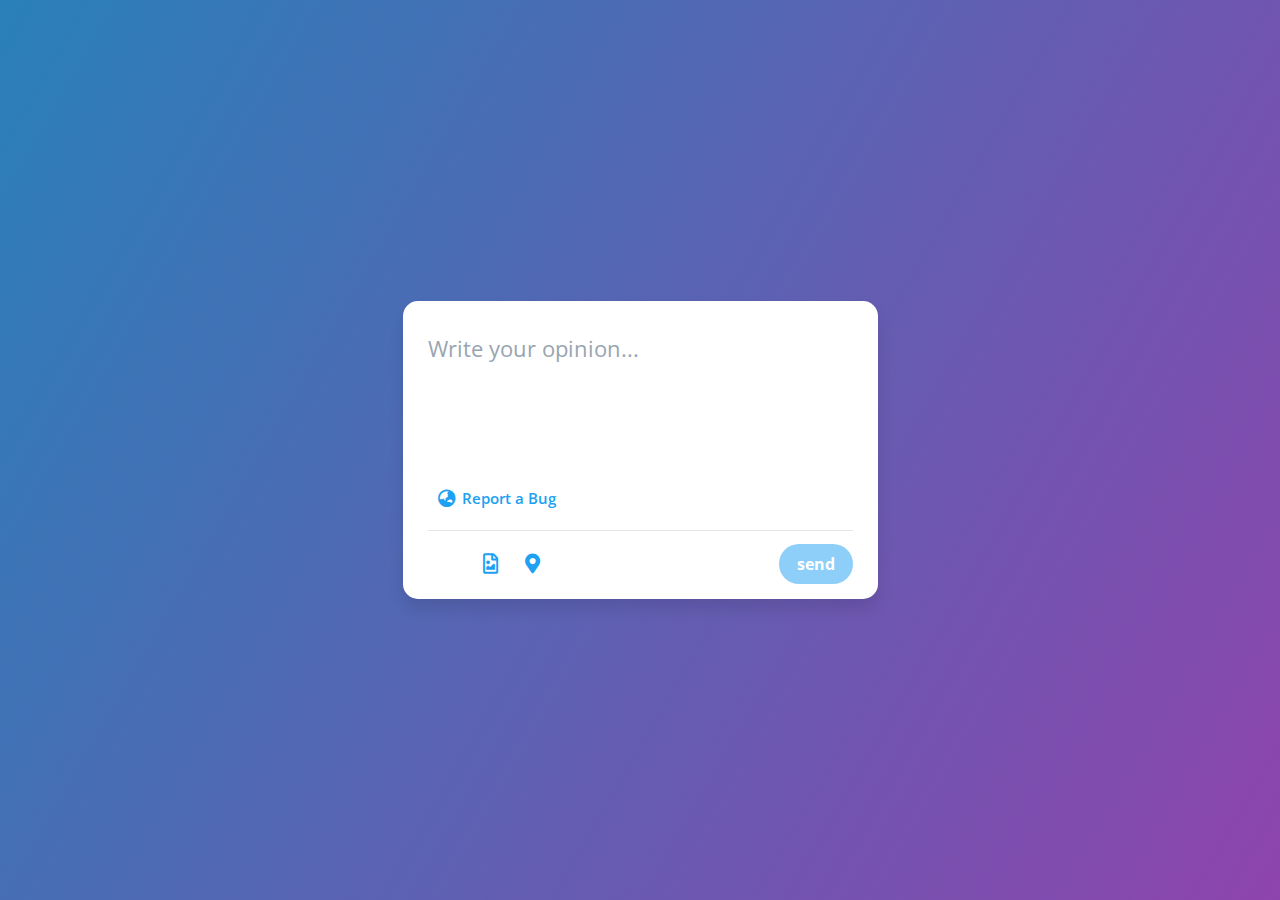
<file: developer file description/index.html>
<!DOCTYPE html>
<!-- Coding By CodingNepal - youtube.com/codingnepal -->
<html lang="en">
<head>
  <meta charset="UTF-8">
  <meta name="viewport" content="width=device-width, initial-scale=1.0">
  <title>Portfolio_Nest</title>
  <link rel="stylesheet" href="style.css">
  <link rel="stylesheet" href="https://unicons.iconscout.com/release/v3.0.6/css/line.css">
  <link rel="stylesheet" href="https://cdnjs.cloudflare.com/ajax/libs/font-awesome/5.15.3/css/all.min.css"/>
</head>
<body>
  <div class="wrapper">
    <div class="input-box">
      <div class="tweet-area">
        <span class="placeholder">Write your opinion...</span>
        <div class="input editable" contenteditable="true" spellcheck="false"></div>
        <div class="input readonly" contenteditable="true" spellcheck="false"></div>
      </div>
      <div class="privacy">
        <i class="fas fa-globe-asia"></i>
        <span>Report a Bug</span>
      </div>
    </div>
    <div class="bottom">
      <ul class="icons">
        <li><i class="uil uil-capture"></i></li>
        <li><i class="far fa-file-image"></i></li>
        <li><i class="fas fa-map-marker-alt"></i></li>
        
      </ul>
      <div class="content">
        <span class="counter">100</span>
        <button>send</button>
      </div>
    </div>
  </div>

  <script src="script.js"></script>

</body>
</html>
</file>
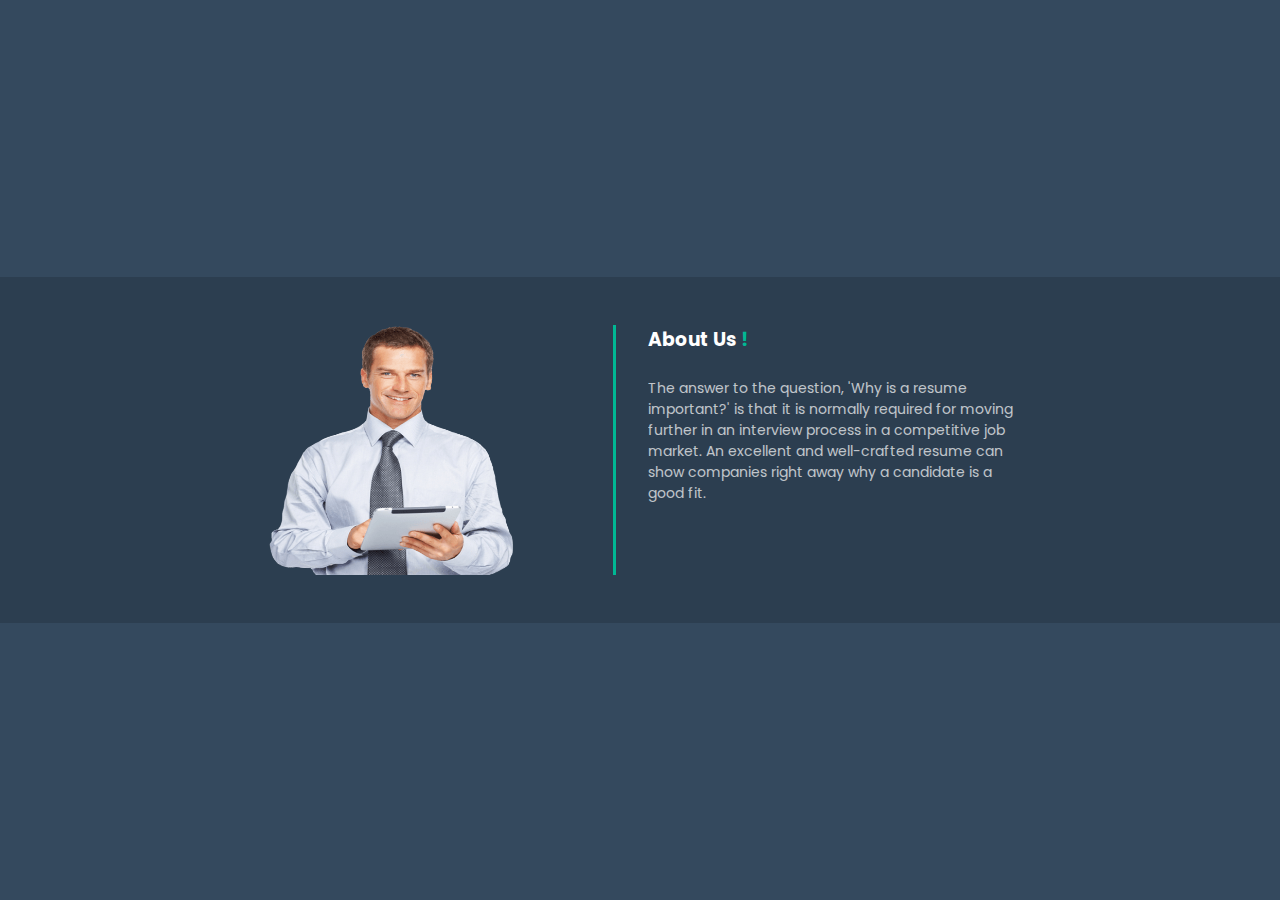
<file: know us more/index.html>
<!DOCTYPE html>
<html>
<head>
	<meta charset="utf-8">
	<meta name="viewport" content="width=device-width, initial-scale=1">
	<title>Portfolio_Nest</title>
	<link rel="stylesheet" type="text/css" href="style.css">
</head>
<body>
	<div class="about-sec">
		<div class="about-img">
			<img src="person1.png">
		</div>
		<div class="about-intro">
			<h3>About Us<span style="color: #00b894;"> !</h3>
			<p>The answer to the question, 'Why is a resume important?' is that it is normally required
				 for moving further in an interview process in a competitive job market. An excellent and well-crafted
				 resume can show companies right away why a candidate is a good fit.</p>
		</div>
	</div>

</body>
</html>
</file>
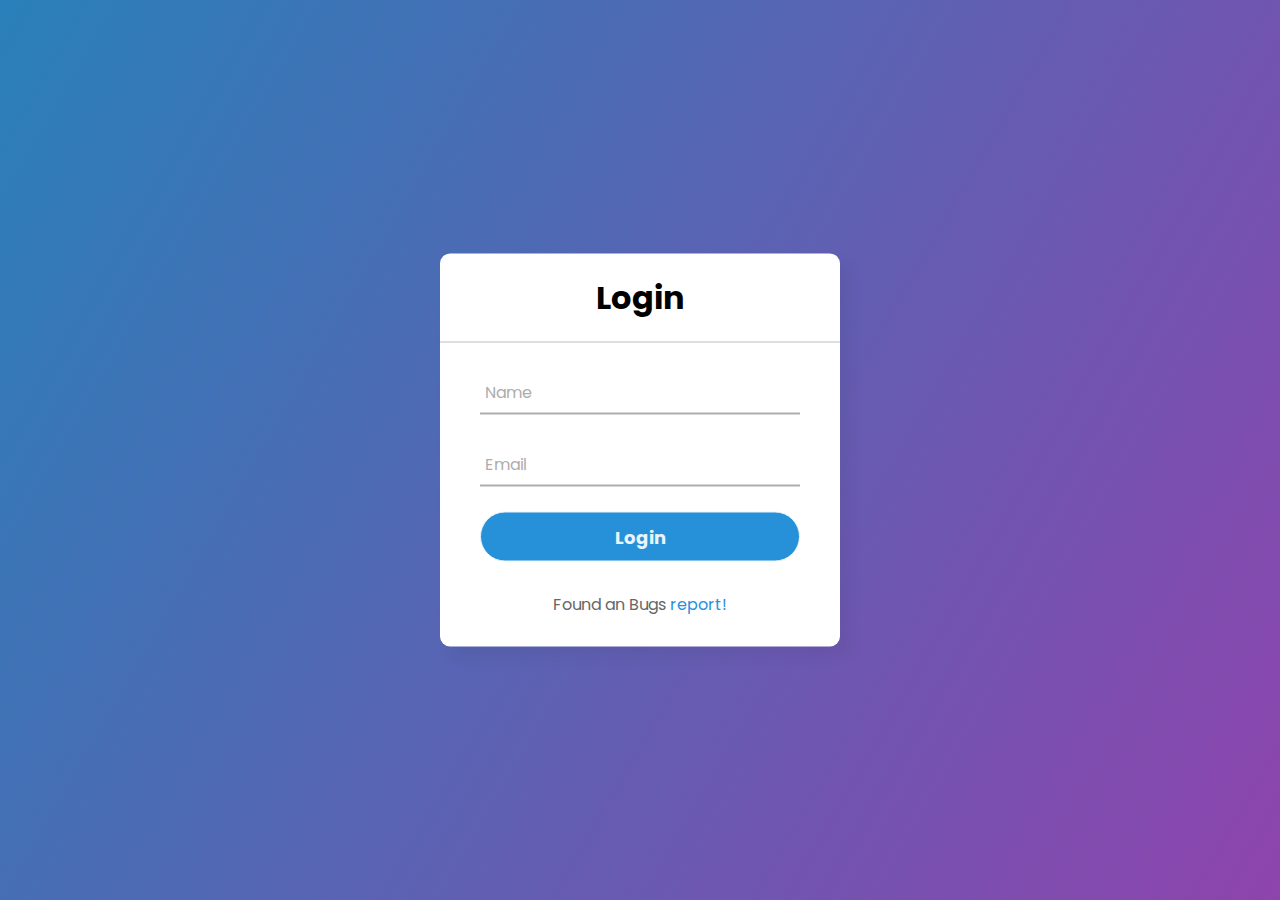
<file: Login Form - No JavaScript/index.html>
<!DOCTYPE html>
<!-- Coding By CodingNepal - youtube.com/codingnepal -->
<html lang="en" dir="ltr">
  <head>
    <meta charset="utf-8">
    <title>Portfolio_Nest</title>
    <link rel="stylesheet" href="style.css">
  </head>
  <body>
    <div class="center">
      <h1>Login</h1>
      <form method="post">
        <div class="txt_field">
          <input type="text" required>
          <span></span>
          <label>Name</label>
        </div>
        <div class="txt_field">
          <input type="Email" required>
          <span></span>
          <label>Email</label>
        </div>
        <div class="pass"></div>
        <input type="submit" value="Login">
        <div class="signup_link">
          Found an Bugs <a href="#">report!</a>
        </div>
      </form>
    </div>

  </body>
</html>
</file>
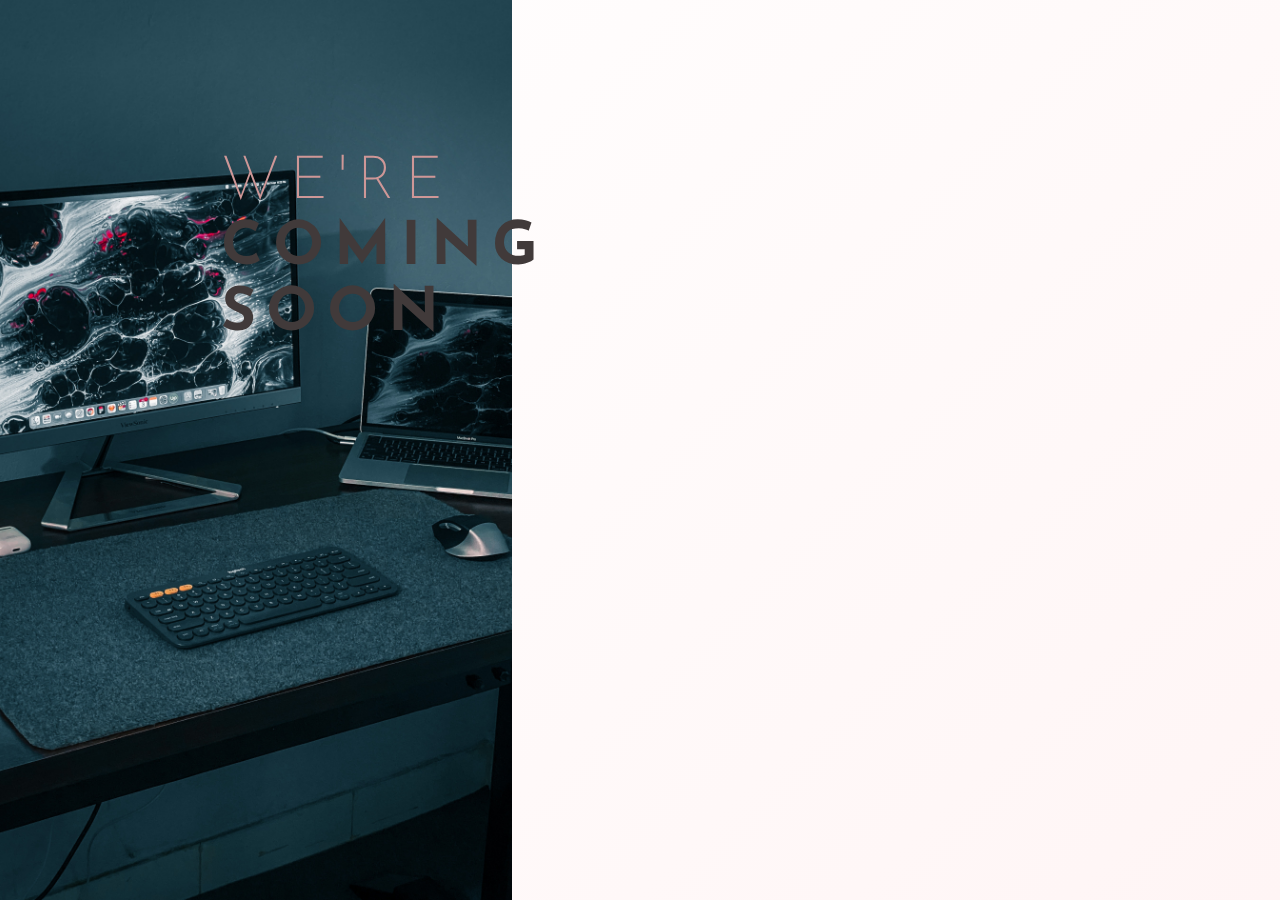
<file: testi cooming soon/index.html>
<!DOCTYPE html>
<html lang="en">
<head>
    <meta charset="UTF-8">
    <meta http-equiv="X-UA-Compatible" content="IE=edge">
    <meta name="viewport" content="width=device-width, initial-scale=1.0">
    <title>Portfolio_Nest</title>
    <link rel="stylesheet" href="style.css">
</head>
<body>
    <div class="container">
        <div class="left bg-image"></div>
        <div class="right">
            <div class="inner-container">
                <img src="pexels-zesan-8524593.jpg" alt="background" class="bg-mobile">
                <h1>
                    <span>We're</span>
                    <br>
                    coming
                    <br>
                    soon
                </h1>
                <p>Hello fellow ! We're currently building .</p>

                
               
            </div>
        </div>
    </div>
</body>
</html>
</file>
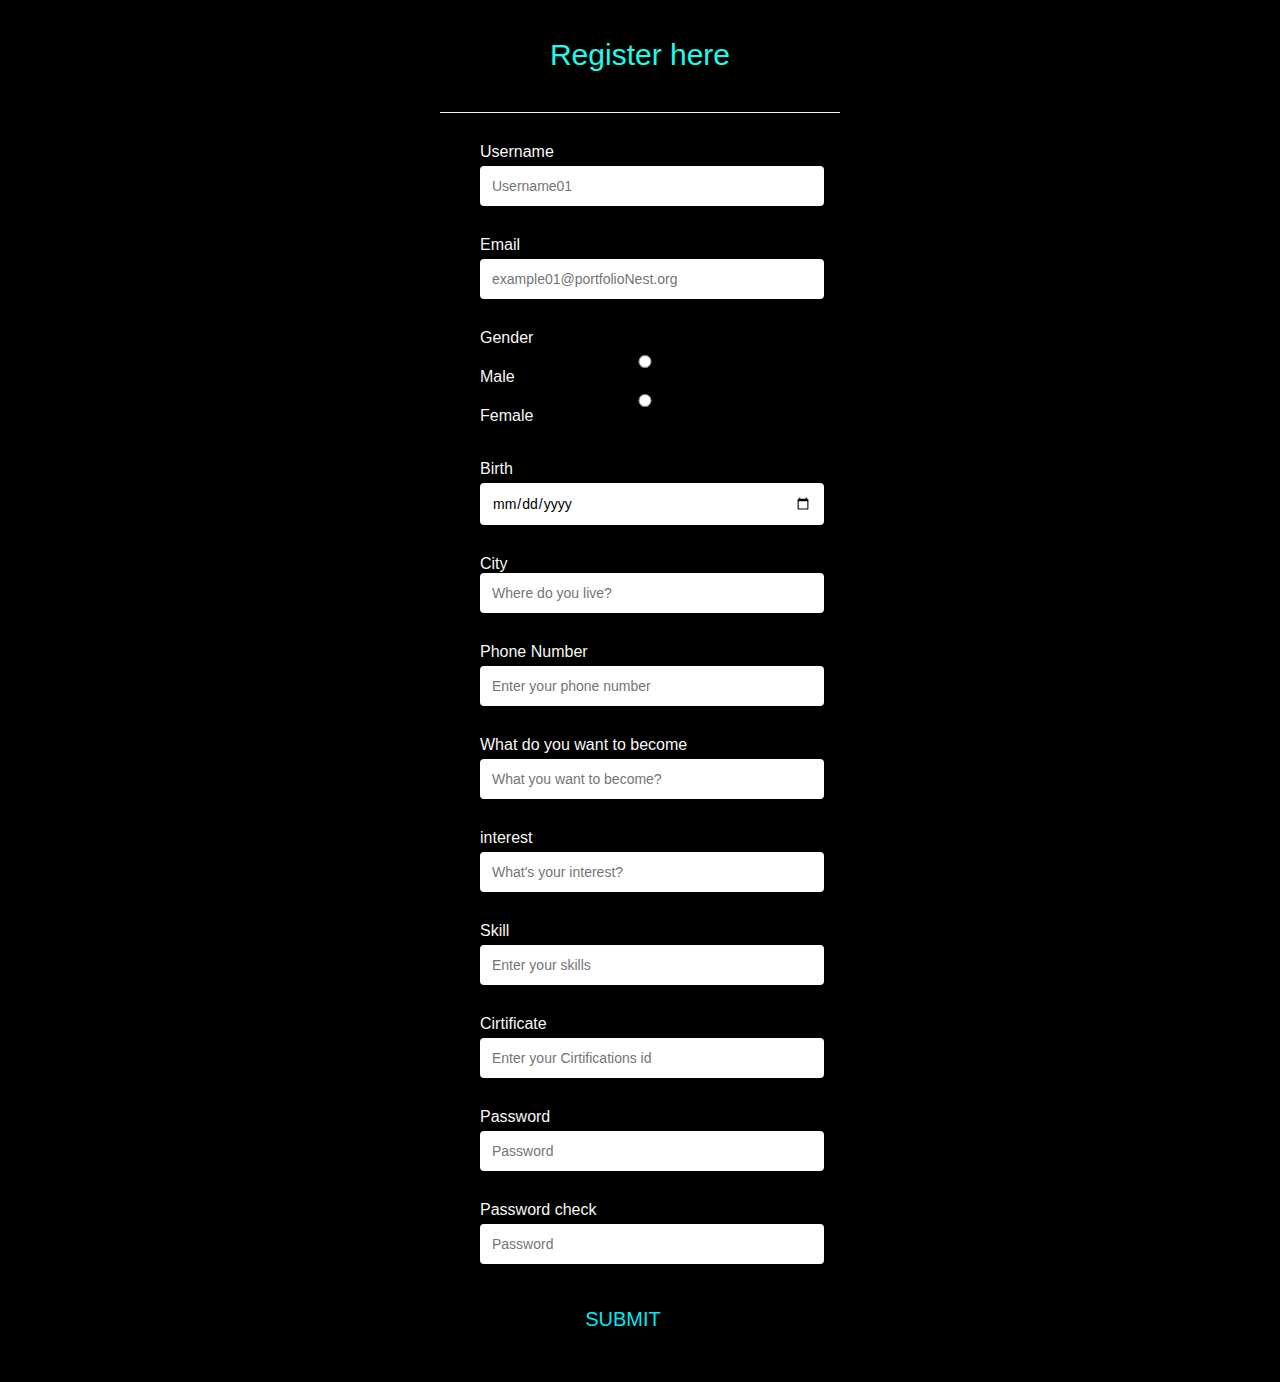
<file: registeration form/registeration form.html>
<!DOCTYPE html>
<html lang="en">
<head>
    <meta charset="UTF-8">
    <meta http-equiv="X-UA-Compatible" content="IE=edge">
    <meta name="viewport" content="width=device-width, initial-scale=1.0">
    <link rel="stylesheet" href="registeration form.css">
    <title>Document</title>
</head>
<body>
        <div class="container">
            <div class="header">
                <h2><center> Register here </center></h2>
            </div>
            <form id="form" class="form" action="/form.php" onsubmit="return validateForm()" method="post">
                <div class="form-control">
                    <label for="username">Username</label>
                    <input type="text" placeholder="Username01" id="username" />
                    <i class="fas fa-check-circle"></i>
                    <i class="fas fa-exclamation-circle"></i>
                    <small>Error message</small>
                </div>
                <div class="form-control">
                    <label for="username">Email</label>
                    <input type="email" placeholder="example01@portfolioNest.org" id="email" />
                    <i class="fas fa-check-circle"></i>
                    <i class="fas fa-exclamation-circle"></i>
                    <small>Error message</small>
                </div>
                <div class="form-control">
                    <label for="username">Gender</label>
                    <input type="radio" name="gender" value="Male"><label>Male</label>
                    <input type="radio" name="gender" value="female"><label>Female</label>
                    <i class="fas fa-check-circle"></i>
                    <i class="fas fa-exclamation-circle"></i>
                    <small>Error message</small>
                </div>
                <div class="form-control">
                    <label for="username">Birth</label>
                    <input type="date" id="date"/>
                    <i class="fas fa-check-circle"></i>
                    <i class="fas fa-exclamation-circle"></i>
                    <small>Error message</small>
                </div>
                <div class="form-control">
                    City
                    <input type="text" placeholder="Where do you live?" id="city" >
                    <i class="fas fa-check-circle"></i>
                    <i class="fas fa-exclamation-circle"></i>
                    <small>Error message</small>
                </div>
                <div class="form-control">
                    <label for="username">Phone Number</label>
                    <input type="tel" name="username" placeholder="Enter your phone number" pattern="[0-9]{10}" id="phone"/>
                    <i class="fas fa-check-circle"></i>
                    <i class="fas fa-exclamation-circle"></i>
                    <small>Error message</small>
                </div>
                <div class="form-control">
                    <label for="username">What do you want to become</label>
                    <input type="text" placeholder="What you want to become?" id="goal" >
                    <i class="fas fa-check-circle"></i>
                    <i class="fas fa-exclamation-circle"></i>
                    <small>Error message</small>
                </div>
                <div class="form-control">
                    <label for="interest">interest</label>                    
                    <input type="text" placeholder="What's your interest?" id="interest" >
                    <i class="fas fa-check-circle"></i>
                    <i class="fas fa-exclamation-circle"></i>
                    <small>Error message</small>
                </div>
                <div class="form-control">
                <label for="skill">Skill</label>
                <input type="text" placeholder="Enter your skills" id="skill" />
                <i class="fas fa-check-circle"></i>
                <i class="fas fa-exclamation-circle"></i>
                <small>Error message</small>
                </div>
                <div class="form-control">
                <label for="Cirtificate">Cirtificate</label>
                <input type="text" placeholder="Enter your Cirtifications id" id="cirtificate" />
                <i class="fas fa-check-circle"></i>
                <i class="fas fa-exclamation-circle"></i>
                <small>Error message</small>
                </div>
                <div class="form-control">
                    <label for="username">Password</label>
                    <input type="password" placeholder="Password" id="password"/>
                    <i class="fas fa-check-circle"></i>
                    <i class="fas fa-exclamation-circle"></i>
                    <small>Error message</small>
                </div>
                <div class="form-control">
                    <label for="username">Password check</label>
                    <input type="password" placeholder="Password " id="password2"/>
                    <i class="fas fa-check-circle"></i>
                    <i class="fas fa-exclamation-circle"></i>
                    <small>Error message</small>
                </div>
                <div class="button">
                    <button><center>Submit</center></button>
                </div>
            </form>
        </div>
</body>
<script src="registeration form.js"></script>
</html>
</file>
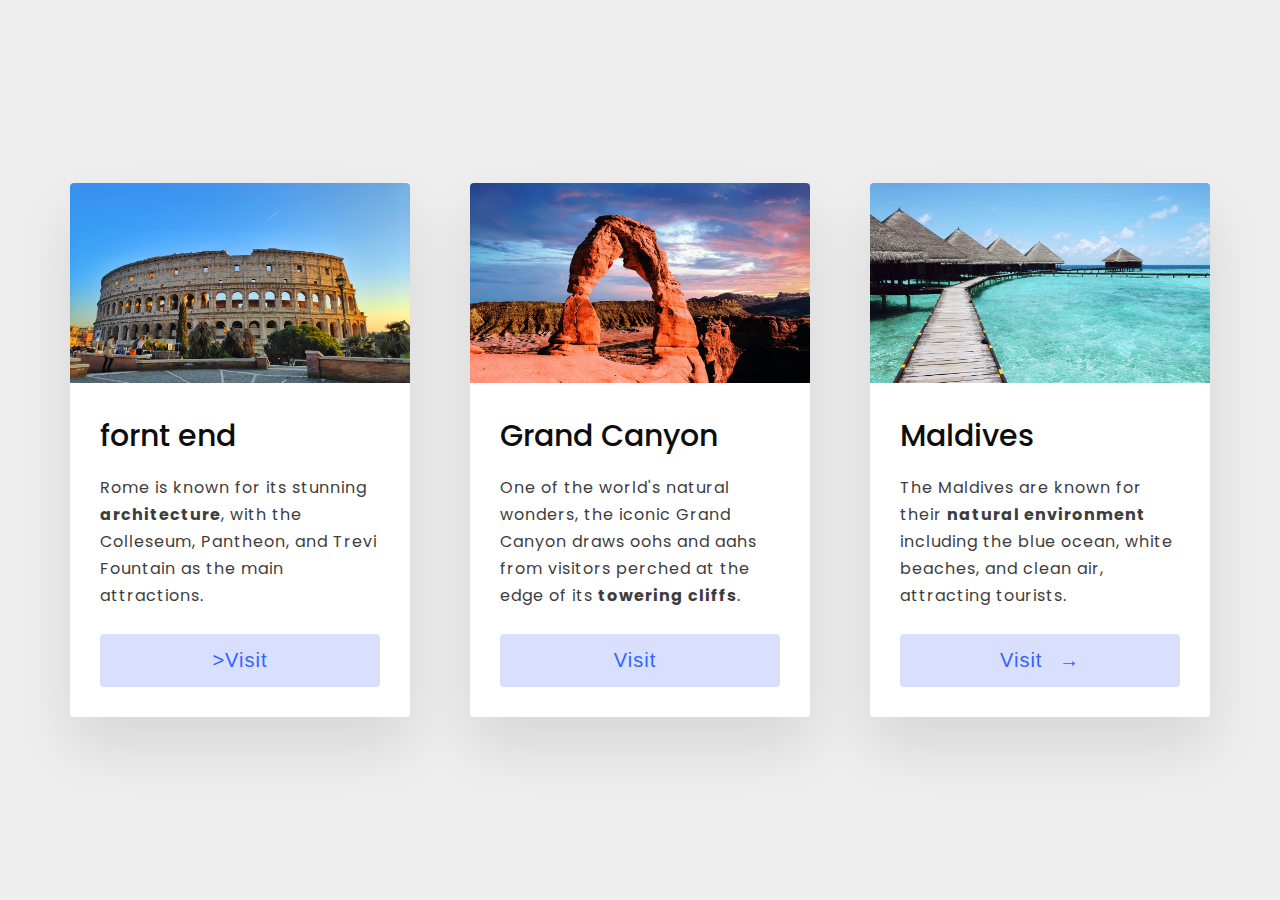
<file: responsive card/responsive.html>
<!DOCTYPE html>
<html lang="en">
  <head>
    <meta charset="UTF-8" />
    <meta name="viewport" content="width=device-width, initial-scale=1.0" />
    <title>Portfolio_Nest</title>

    <link rel="stylesheet" href="style.css" />
  </head>

  <body>
    <div class="grid">
      <div class="grid-item">
        <div class="card">
          <img class="card-img" src="./img/rome.jpg" alt="Rome" />
          <div class="card-content">
            <h1 class="card-header">fornt end </h1>
            <p class="card-text">
              Rome is known for its stunning <strong> architecture</strong>,
              with the Colleseum, Pantheon, and Trevi Fountain as the main
              attractions.
            </p>
            <button class="card-btn" <a href="text/text.html"></a>>Visit</button>
          </div>
        </div>
      </div>
      <div class="grid-item">
        <div class="card">
          <img
            class="card-img"
            src="./img/grand-canyon.jpg"
            alt="Grand Canyon"
          />
          <div class="card-content">
            <h1 class="card-header">Grand Canyon</h1>
            <p class="card-text">
              One of the world's natural wonders, the iconic Grand Canyon draws
              oohs and aahs from visitors perched at the edge of its
              <strong>towering cliffs</strong>.
            </p>
            <button class="card-btn">Visit <span></span></button>
          </div>
        </div>
      </div>
      <div class="grid-item">
        <div class="card">
          <img class="card-img" src="./img/maldives.jpg" alt="Maldives" />
          <div class="card-content">
            <h1 class="card-header">Maldives</h1>
            <p class="card-text">
              The Maldives are known for their
              <strong>natural environment</strong> including the blue ocean,
              white beaches, and clean air, attracting tourists.
            </p>
            <button class="card-btn">Visit <span>&rarr;</span></button>
          </div>
        </div>
      </div>
    </div>
  </body>
</html>
</file>
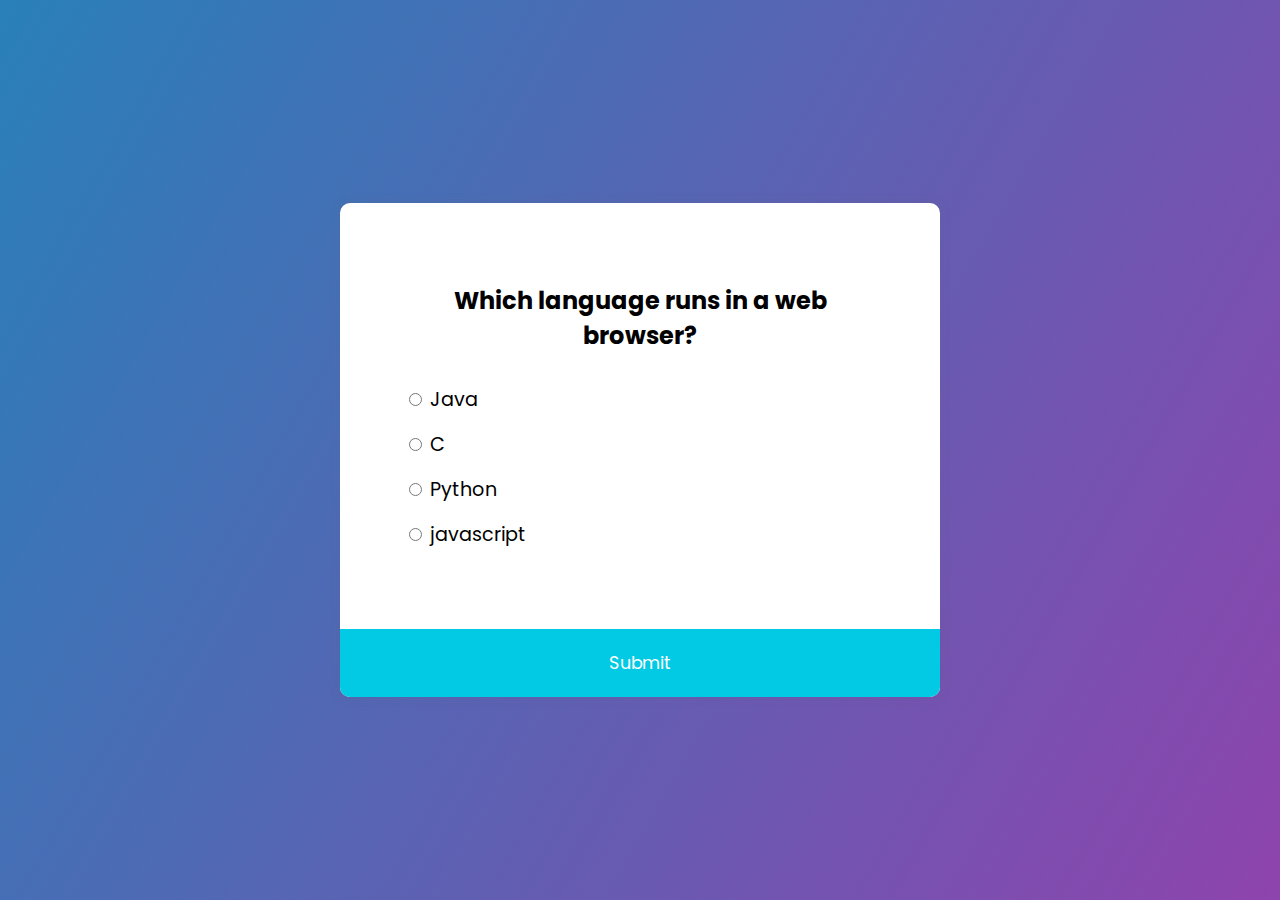
<file: text/text.html>
<!DOCTYPE html>
<html lang="en">
<head>
    <meta charset="UTF-8">
    <meta http-equiv="X-UA-Compatible" content="IE=edge">
    <meta name="viewport" content="width=device-width, initial-scale=1.0">
    <title>Portfolio_Nest</title>
    <link rel="stylesheet" href="style.css">
</head>
<body>
    <div class="quiz-container" id="quiz">
        <div class="quiz-header">
          <h2 id="question">Question Text</h2>
          <ul>
            <li>
              <input type="radio" name="answer" id="a" class="answer">
              <label for="a" id="a_text">Answer</label>
            </li>
            <li>
              <input type="radio" name="answer" id="b" class="answer">
              <label for="b" id="b_text">Answer</label>
            </li>
            <li>
              <input type="radio" name="answer" id="c" class="answer">
              <label for="c" id="c_text">Answer</label>
            </li>
            <li>
              <input type="radio" name="answer" id="d" class="answer">
              <label for="d" id="d_text">Answer</label>
            </li>
          </ul>
        </div>
        <button id="submit">Submit</button>
      </div>
    
</body>
<script src="quiz.js"></script>
</html>
</file>
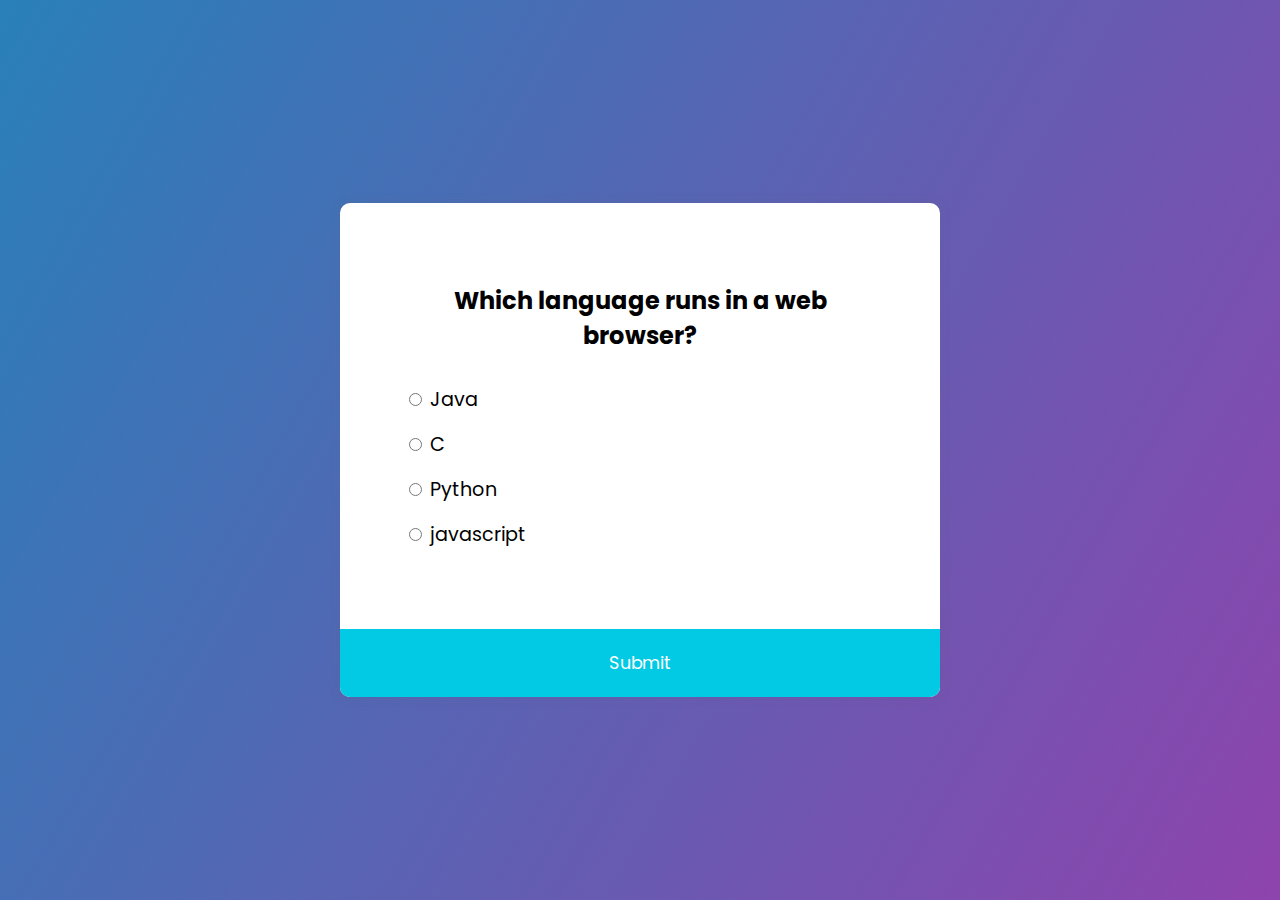
<file: question pre loader/text/text.html>
<!DOCTYPE html>
<html lang="en">
<head>
    <meta charset="UTF-8">
    <meta http-equiv="X-UA-Compatible" content="IE=edge">
    <meta name="viewport" content="width=device-width, initial-scale=1.0">
    <title>Quiz</title>
    <link rel="stylesheet" href="style.css">
</head>
<body>
    <div class="quiz-container" id="quiz">
        <div class="quiz-header">
          <h2 id="question">Question Text</h2>
          <ul>
            <li>
              <input type="radio" name="answer" id="a" class="answer">
              <label for="a" id="a_text">Answer</label>
            </li>
            <li>
              <input type="radio" name="answer" id="b" class="answer">
              <label for="b" id="b_text">Answer</label>
            </li>
            <li>
              <input type="radio" name="answer" id="c" class="answer">
              <label for="c" id="c_text">Answer</label>
            </li>
            <li>
              <input type="radio" name="answer" id="d" class="answer">
              <label for="d" id="d_text">Answer</label>
            </li>
          </ul>
        </div>
        <button id="submit">Submit</button>
      </div>
    
</body>
<script src="quiz.js"></script>
</html>
</file>
<file: developer file description/style.css>
@import url('https://fonts.googleapis.com/css2?family=Open+Sans:wght@400;600;700&display=swap');
*{
  margin: 0;
  padding: 0;
  box-sizing: border-box;
  font-family: 'Open Sans', sans-serif;
}
body{
  display: flex;
  align-items: center;
  justify-content: center;
  min-height: 100vh;
  background:linear-gradient(120deg,#2980b9, #8e44ad);
  height: 100vh;
}
::selection{
  color: #fff;
  background: #1da1f2;
}
.wrapper{
  background: #fff;
  max-width: 475px;
  width: 100%;
  border-radius: 15px;
  padding: 25px 25px 15px 25px;
  box-shadow: 0px 10px 15px rgba(0,0,0,0.1);
}
.input-box{
  padding-top: 10px;
  border-bottom: 1px solid #e6e6e6;
}
.input-box .tweet-area{
  position: relative;
  min-height: 130px;
  max-height: 170px;
  overflow-y: auto;
}
.tweet-area::-webkit-scrollbar{
  width: 0px;
}
.tweet-area .placeholder{
  position: absolute;
  margin-top: -3px;
  font-size: 22px;
  color: #98A5B1;
  pointer-events: none;
}
.tweet-area .input{
  outline: none;
  font-size: 17px;
  min-height: inherit;
  word-wrap: break-word;
  word-break: break-all;
}
.tweet-area .editable{
  position: relative;
  z-index: 5;
}
.tweet-area .readonly{
  position: absolute;
  top: 0;
  left: 0;
  z-index: -1;
  color: transparent;
  background: transparent;
}
.readonly .highlight{
  background: #fd9bb0;
}
.input-box .privacy{
  color: #1da1f2;
  margin: 15px 0;
  display: inline-flex;
  align-items: center;
  padding: 7px 10px;
  border-radius: 50px;
  cursor: pointer;
  transition: background 0.2s ease;
}
.privacy:hover, .icons li:hover{
  background: #e7f5fe;
}
.privacy i{
  font-size: 18px;
}
.privacy span{
  font-size: 15px;
  font-weight: 600;
  margin-left: 7px;
}
.bottom{
  display: flex;
  margin-top: 13px;
  align-items: center;
  justify-content: space-between;
}
.bottom .icons{
  display: inline-flex;
}
.icons li{
  list-style: none;
  color: #1da1f2;
  font-size: 20px;
  margin: 0 2px;
  height: 38px;
  width: 38px;
  cursor: pointer;
  display: flex;
  align-items: center;
  justify-content: center;
  border-radius: 50%;
  transition: background 0.2s ease;
}
.bottom .content{
  display: flex;
  align-items: center;
  justify-content: center;
}
.bottom .counter{
  color: #333;
  display: none;
  font-weight: 500;
  margin-right: 15px;
  padding-right: 15px;
  border-right: 1px solid #aab8c2;
}
.bottom button{
  padding: 9px 18px;
  border: none;
  outline: none;
  border-radius: 50px;
  font-size: 16px;
  font-weight: 700;
  background: #1da1f2;
  color: #fff;
  cursor: pointer;
  opacity: 0.5;
  pointer-events: none;
  transition: background 0.2s ease;
}
.bottom button.active{
  opacity: 1;
  pointer-events: auto;
}
.bottom button:hover{
  background: #0d8bd9;
}
</file>
<file: know us more/style.css>
@import url('https://fonts.googleapis.com/css2?family=Poppins:wght@400;600;700&display=swap');
*{
	font-family: 'Poppins', sans-serif;
	margin: 0;
	padding: 0;
	box-sizing: border-box;
}
body{
	height: 100vh;
	display: flex;
	justify-content: center;
	align-items: center;
	background: #34495e;
}
.about-sec{
	display: flex;
	padding: 3rem 0;
	width: 100%;
	justify-content: center;
	background: #2c3e50;
}
.about-img{
	width: 250px;
	height: 250px;
	margin: 0 3rem;
}
.about-img img{
	height: 100%;
	width: 100%;
}
.about-intro{
	color: #fff;
	width: 400px;
	height: 250px;
	border-left: 3px solid #00b894;
	padding-left: 2rem;
	margin: 0 3rem;
}
.about-intro p{
	margin-top: 1.5rem;
	font-size: 14px;
	opacity: .7;
}
@media only screen and (max-width: 900px) {
	.about-sec{
		flex-direction: column;
		align-items: center;
	}
	.about-img{
		width: 80%;
	}
	.about-intro{
		width: 100%;
		height: 100%;
		border-top: 3px solid #00b894;
		border-left: none;
		padding: 1rem;
		margin-top: 2rem;
	}
	.about-intro h3,p{
		width: 80%;
	}
	.about-intro p{
		font-size: 12px;
	}


}
</file>
<file: Login Form - No JavaScript/style.css>
@import url('https://fonts.googleapis.com/css2?family=Noto+Sans:wght@700&family=Poppins:wght@400;500;600&display=swap');
*{
  margin: 0;
  padding: 0;
  box-sizing: border-box;
  font-family: "Poppins", sans-serif;
}
body{
  margin: 0;
  padding: 0;
  background: linear-gradient(120deg,#2980b9, #8e44ad);
  height: 100vh;
  overflow: hidden;
}
.center{
  position: absolute;
  top: 50%;
  left: 50%;
  transform: translate(-50%, -50%);
  width: 400px;
  background: white;
  border-radius: 10px;
  box-shadow: 10px 10px 15px rgba(0,0,0,0.05);
}
.center h1{
  text-align: center;
  padding: 20px 0;
  border-bottom: 1px solid silver;
}
.center form{
  padding: 0 40px;
  box-sizing: border-box;
}
form .txt_field{
  position: relative;
  border-bottom: 2px solid #adadad;
  margin: 30px 0;
}
.txt_field input{
  width: 100%;
  padding: 0 5px;
  height: 40px;
  font-size: 16px;
  border: none;
  background: none;
  outline: none;
}
.txt_field label{
  position: absolute;
  top: 50%;
  left: 5px;
  color: #adadad;
  transform: translateY(-50%);
  font-size: 16px;
  pointer-events: none;
  transition: .5s;
}
.txt_field span::before{
  content: '';
  position: absolute;
  top: 40px;
  left: 0;
  width: 0%;
  height: 2px;
  background: #2691d9;
  transition: .5s;
}
.txt_field input:focus ~ label,
.txt_field input:valid ~ label{
  top: -5px;
  color: #2691d9;
}
.txt_field input:focus ~ span::before,
.txt_field input:valid ~ span::before{
  width: 100%;
}
.pass{
  margin: -5px 0 20px 5px;
  color: #a6a6a6;
  cursor: pointer;
}
.pass:hover{
  text-decoration: underline;
}
input[type="submit"]{
  width: 100%;
  height: 50px;
  border: 1px solid;
  background: #2691d9;
  border-radius: 25px;
  font-size: 18px;
  color: #e9f4fb;
  font-weight: 700;
  cursor: pointer;
  outline: none;
}
input[type="submit"]:hover{
  border-color: #2691d9;
  transition: .5s;
}
.signup_link{
  margin: 30px 0;
  text-align: center;
  font-size: 16px;
  color: #666666;
}
.signup_link a{
  color: #2691d9;
  text-decoration: none;
}
.signup_link a:hover{
  text-decoration: underline;
}
</file>
<file: testi cooming soon/style.css>
@import url('https://fonts.googleapis.com/css?family=Josefin+Sans:200,400,600&display=swap');

*{
    box-sizing: border-box;
}

body{
    background-image: linear-gradient(
        135deg,
        rgb(255, 255, 255),
        rgb(255,245,245)
    );
    font-family: 'Josefin Sans', sans-serif;
    margin: 0;
}

.container{
    display: flex;
    min-height: 100vh;
}

.right{
    background-size: cover;
    background-position: center center;
    padding: 0 40px 40px;
    width: 60%;
}

.inner-container{
    max-width: 450px;
    margin: auto;
}

.left{
    width: 40%;
}

.bg-image{
    background-image: url('pexels-zesan-8524593.jpg');
    background-size: cover;
    background-position: center center;
}

.bg-mobile{
    display: none;
}

h1{
    color: rgb(65, 58, 58);
    font-size: 60px;
    letter-spacing: 10px;
    line-height: 1.1;
    margin-top: 150px;
    margin-bottom: 0;
    transform: translateX(-100%);
    text-transform: uppercase;
    animation: comeinleft 0.5s ease forwards;
}

h1 span{
    color: rgb(206, 151, 151);
    font-weight: 200;
}

p{
    color: rgb(206, 151, 151);
    line-height: 26px;
    margin: 30px 0;
    transform: translateX(100%);
    opacity: 0;
    animation: comeinright 0.5s ease forwards;
}

form{
    position: relative;
    transform: translateX(-100%);
    animation: comeinleft 0.5s ease forwards;
}

input{
    background-color: transparent;
    border: 1px solid rgb(206, 151, 151);
    border-radius: 50px;
    font-size: 16px;
    padding: 15px 30px;
    height: 55px;
    width: 100%;
}

input:focus{
    border-width: 2px;
    box-shadow: 0px 0px 10px rgba(206,151,151,0.5);
    outline: none;
}

input::placeholder{
    color: rgb(206, 151, 151);
}

button{
    background-image: linear-gradient(135deg, rgb(248,191,191), rgb(238,140,140));
    box-shadow: 2px 5px 10px rgba(206, 151, 151,0.5);
    border: none;
    border-radius: 50px;
    cursor: pointer;
    padding: 15px;
    position: absolute;
    top: 0;
    right: 0;
    transition: opacity 0.2s ease;
    height: 55px;
    width: 100px;
}

button:hover{
    opacity: 0.6;
}

/* animations */
@keyframes comeinleft {
    to{
        transform: translateX(0);
    }
}

@keyframes comeinright {
    to{
        opacity: 1;
        transform: translateX(0);
    }
}

/* media query */

@media screen and (max-width: 600px) {
    .bg-mobile{
        display: block;
        margin-left: -40px;
        margin-right: -40px;
        width: calc(100% + 80px);
    }

    h1{
        font-size: 40px;
    }

    .right{
        width: 100%;
    }

    .left{
        display: none;
    }
}
</file>
<file: registeration form/registeration form.css>
body {
	background-color: #000000;
	font-family: 'Open Sans', sans-serif;
	color: #f7f7f7;
	display: flex;
	align-items: center;
	justify-content: center;
	/* min-height: 100vh; */
	/* margin: 0; */
}

.container {
	background-color: black;
	border-radius: 14px;
	overflow: hidden;
	width: 400px;
	max-width: 100%;
}
.container:hover{
    background: black;
    color: #fff;
    border-radius: 5px;
    box-shadow: 0 0 5px #03e9f4, 0 0 25px #03e9f4, 0 0 50px #03e9f4,0 0 100px#03e9f4;
}

.header {
	border-bottom: 1px solid #f0f0f0;
	background-color: #000000;
	padding: 20px 40px;
}

.header h2 {
	font-size: 30px;
    text-align: center;
    font-weight:60;
    color: #1dfdea;
    margin:10px 0 20px 0;
}

.form {
	padding: 30px 40px;	
}

.form-control {
	margin-bottom: 10px;
	padding-bottom: 20px;
	position: relative;
}

.form-control label {
	display: inline-block;
	margin-bottom: 5px;
}

.form-control input {
	border: 2px solid white;
	border-radius: 4px;
	display: block;
	font-family: inherit;
	font-size: 14px;
	padding: 10px;
	width: 100%;
}

.form-control input:focus {
	outline: 0;
	border-color: rgba(255, 248, 248, 0.445);
}

.form-control.success input {
	border-color: hsl(113, 63%, 49%);
}

.form-control.error input {
	border-color: #e74c3c;
}

.form-control i {
	visibility: hidden;
	position: absolute;
	top: 40px;
	right: 10px;
}

.form-control.success i.fa-check-circle {
	color: #2ecc71;
	visibility: visible;
}

.form-control.error i.fa-exclamation-circle {
	color: #e74c3c;
	visibility: visible;
}

.form-control small {
	color: #e74c3c;
	position: absolute;
	bottom: 0;
	left: 0;
	visibility: hidden;
}

.form-control.error small {
	visibility: visible;
}

.form button {
	position: relative;
    top:100%;
	margin-left: 100px;
	margin-right: 100px;
    right: 10%;
    width: 150px;
    height: 50px;
    background-color:black;
    color:#03e9f4;
    border: 10px;
    font-size: 20px;
    text-decoration: none;
    text-transform: uppercase;
	box-sizing: border-box;
	border-radius: 10px;
	text-align: center;
}
.button:hover{
    background: #03e9f4;
    color: #fff;
    border-radius: 5px;
    box-shadow:  0 0 5px #03e9f4,0 0 5px #03e9f4, 0 5px #03e9f4,0 0 5px #03e9f4;
	box-shadow:#03e9f4;
	transition: linear;
	transform: scale(0.9);

}
</file>
<file: responsive card/style.css>
@import url("https://fonts.googleapis.com/css?family=Poppins&display=swap");

* {
  margin: 0;
  padding: 0;
}

html {
  box-sizing: border-box;
  font-size: 62.5%;
}

body {
  background-color: #eee;
  font-family: "Poppins", sans-serif;
  display: flex;
  justify-content: center;
  align-items: center;
  min-height: 100vh;
}

.grid {
  display: grid;
  width: 114em;
  grid-gap: 6rem;
  grid-template-columns: repeat(auto-fit, minmax(30rem, 1fr));
  align-items: start;
}

.grid-item {
  background-color: #fff;
  border-radius: 0.4rem;
  overflow: hidden;
  box-shadow: 0 3rem 6rem rgba(0, 0, 0, 0.1);
  cursor: pointer;
  transition: 0.2s;
}

.grid-item:hover {
  transform: translateY(-0.5%);
  box-shadow: 0 4rem 8rem rgba(0, 0, 0, 0.5);
}

.card-img {
  display: block;
  width: 100%;
  height: 20rem;
  object-fit: cover;
}

.card-content {
  padding: 3rem;
}

.card-header {
  font-size: 3rem;
  font-weight: 500;
  color: #0d0d0d;
  margin-bottom: 1.5rem;
}

.card-text {
  font-size: 1.6rem;
  letter-spacing: 0.1rem;
  line-height: 1.7;
  color: #3d3d3d;
  margin-bottom: 2.5rem;
}

.card-btn {
  display: block;
  width: 100%;
  padding: 1.5rem;
  font-size: 2rem;
  text-align: center;
  color: #3363ff;
  background-color: #d8e0fd;
  border: none;
  border-radius: 0.4rem;
  transition: 0.2s;
  cursor: pointer;
  letter-spacing: 0.1rem;
}

.card-btn span {
  margin-left: 1rem;
  transition: 0.2s;
}

.card-btn:hover,
.card-btn:active {
  background-color: #c2cffc;
}

.card-btn:hover span,
.card-btn:active span {
  margin-left: 1.5rem;
}

@media only screen and (max-width: 60em) {
  body {
    padding: 3rem;
  }

  .grid {
    grid-gap: 3rem;
  }
}
</file>
<file: text/style.css>
@import url('https://fonts.googleapis.com/css2?family=Poppins:wght@200;300;400;500&display=swap');
*{
  box-sizing: border-box;
}
body{
  background-color: #b8c6db;
  background: linear-gradient(120deg,#2980b9, #8e44ad);
  font-family: 'Poppins', sans-serif;
  display: flex;
  align-items: center;
  justify-content: center;
  height: 100vh;
  overflow: hidden;
  margin: 0;
}
.quiz-container{
  background-color: #fff;
  border-radius: 10px;
  box-shadow: 0 0 10px 2px rgba(100, 100, 100, 0.1);
  width: 600px;
  overflow: hidden;
}
.quiz-header{
  padding: 4rem;
}
h2{
  padding: 1rem;
  text-align: center;
  margin: 0;
}
ul{
  list-style-type: none;
  padding: 0;
}
ul li{
  font-size: 1.2rem;
  margin: 1rem 0;
}
ul li label{
  cursor: pointer;
}
button{
  background-color: #03cae4;
  color: #fff;
  border: none;
  display: block;
  width: 100%;
  cursor: pointer;
  font-size: 1.1rem;
  font-family: inherit;
  padding: 1.3rem;
}
button:hover{
  background-color: #04adc4;
}
button:focus{
  outline: none;
  background-color: #44b927;
}
</file>
<file: question pre loader/text/style.css>
@import url('https://fonts.googleapis.com/css2?family=Poppins:wght@200;300;400;500&display=swap');
*{
  box-sizing: border-box;
}
body{
  background-color: #b8c6db;
  background: linear-gradient(120deg,#2980b9, #8e44ad);
  font-family: 'Poppins', sans-serif;
  display: flex;
  align-items: center;
  justify-content: center;
  height: 100vh;
  overflow: hidden;
  margin: 0;
}
.quiz-container{
  background-color: #fff;
  border-radius: 10px;
  box-shadow: 0 0 10px 2px rgba(100, 100, 100, 0.1);
  width: 600px;
  overflow: hidden;
}
.quiz-header{
  padding: 4rem;
}
h2{
  padding: 1rem;
  text-align: center;
  margin: 0;
}
ul{
  list-style-type: none;
  padding: 0;
}
ul li{
  font-size: 1.2rem;
  margin: 1rem 0;
}
ul li label{
  cursor: pointer;
}
button{
  background-color: #03cae4;
  color: #fff;
  border: none;
  display: block;
  width: 100%;
  cursor: pointer;
  font-size: 1.1rem;
  font-family: inherit;
  padding: 1.3rem;
}
button:hover{
  background-color: #04adc4;
}
button:focus{
  outline: none;
  background-color: #44b927;
}
</file>
